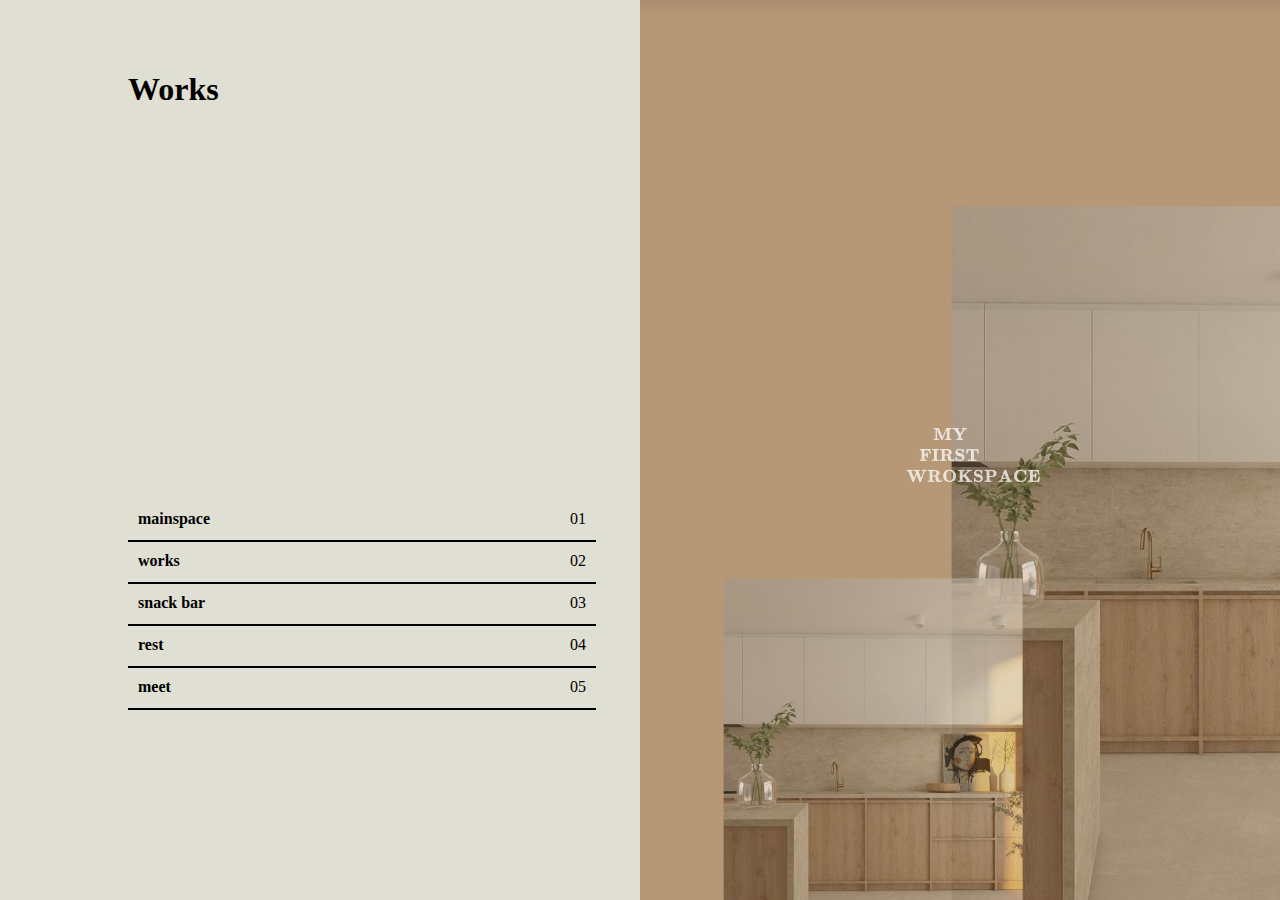
<file: index.html>
<!DOCTYPE html>
<html lang="en">
<head>
    <meta charset="UTF-8">
    <meta name="viewport" content="width=device-width, initial-scale=1.0">
    <link rel="stylesheet" href="style.css">
    <script src="app.js"></script>
    <title>company</title>
</head>
<body>
    <main>
        <div id="sideBarId" class="sideBar main">
            <div class="sideMainTitle" onclick="goPage(1)">
                <h1>Works</h1>
            </div>
            <div class="index">
                <div id="index1Component" class="index1 indexContent" onclick="goPage(1)">
                    <div class="indexName" id="index1Name">mainspace</div>
                    <div id="index1Number">01</div>
                </div>
                <div id="index2Component" class="index2 indexContent" onclick="goPage(2)">
                    <div class="indexName" id="index2Name">works</div>
                    <div id="index2Number">02</div>
                </div>
                <div id="index3Component" class="index3 indexContent" onclick="goPage(3)">
                    <div class="indexName" id="index3Name">snack bar</div>
                    <div id="index3Number">03</div>
                </div>
                <div id="index4Component" class="index4 indexContent" onclick="goPage(4)">
                    <div class="indexName" id="index4Name">rest</div>
                    <div id="index4Number">04</div>
                </div>
                <div id="index5Component" class="index5 indexContent" onclick="goPage(5)">
                    <div class="indexName" id="index5Name">meet</div>
                    <div id="index5Number">05</div>
                </div>
            </div>
        </div>
        <div id="contentPageId" class="contentPage main">
            <iframe id="iframe_content" src="mainspace.html" frameborder="0"></iframe>
        </div>
    </main>
    
</body>
</html>
</file>
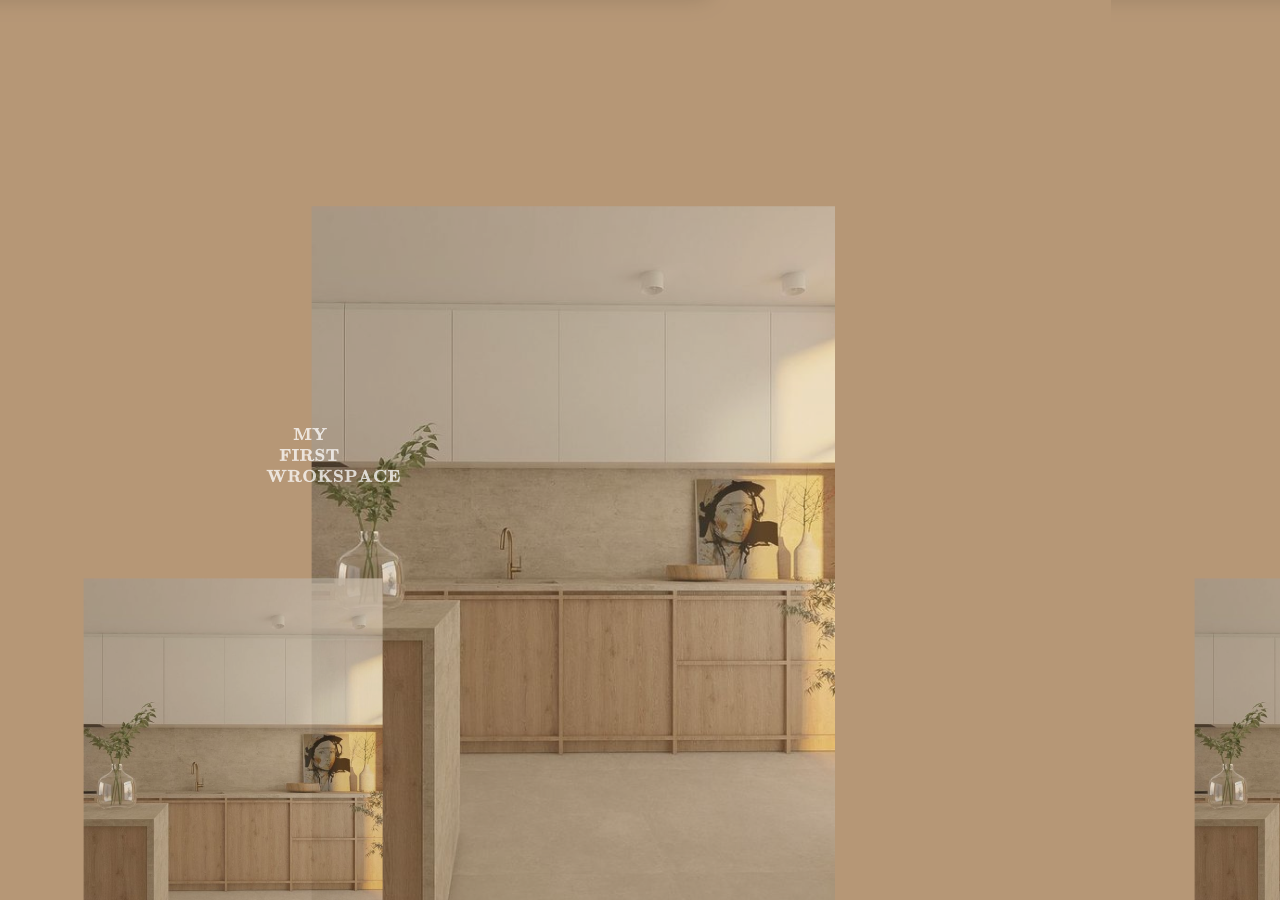
<file: mainspace.html>
<!DOCTYPE html>
<html lang="en">
<head>
    <meta charset="UTF-8">
    <meta name="viewport" content="width=device-width, initial-scale=1.0">
    <title>Document</title>
    <style>
        html {
            margin: 0;
        }
        body {
            margin: 0;
            background-image: url(assets/main_contents.PNG);
        }
    </style>
</head>
<body>
    
</body>
</html>
</file>
<file: style.css>
html {
    margin: 0;
}
body {
    background-color: rgb(224,223,211);
    width: 100%;
    height: 100vh;
    margin: 0;
}
iframe {
    margin: 0;
}
main {
    margin:0;
    display: flex;
    justify-content: space-between;
    height: 100%;
    width: 100%;
}

.sideBar{
    display: flex;
    margin:0;
    height: 100%;
    width: 30%;
    transition-property: width;
    transition-duration: 2s;
    flex-direction: column;
    justify-content: space-between;
}

.sideBar.main {
    margin:0;
    height: 100%;
    width: 50%;
    
}

.contentPage {
    margin: 0;
    width: 70%;
    height: 100vh;
    overflow: hidden;
    transition-property: width;
    transition-duration: 2s;
}
.contentPage.main {
    margin:0;
    width: 50%;
    height: 100vh;
    overflow: hidden;
}

iframe {
    width: 100%;
    height: 100%;
}


.sideMainTitle {
    margin:0;
    padding-left: 20%;
    padding-top: 50px;
}

.index {
    width: 70%;
    padding: 0;
    padding-left: 20%;
    padding-bottom: 200px;
}

.indexContent {
    display: flex;
    width: 100%;
    height: 10%;
    padding: 10px;
    border-bottom: solid 2px black;
    justify-content: space-between;
}
.indexContent:hover {
    background-color: grey;
    transition-property: background-color;
    transition-duration: 1s;
}

.indexName {
    font-weight: bold;
}
</file>
